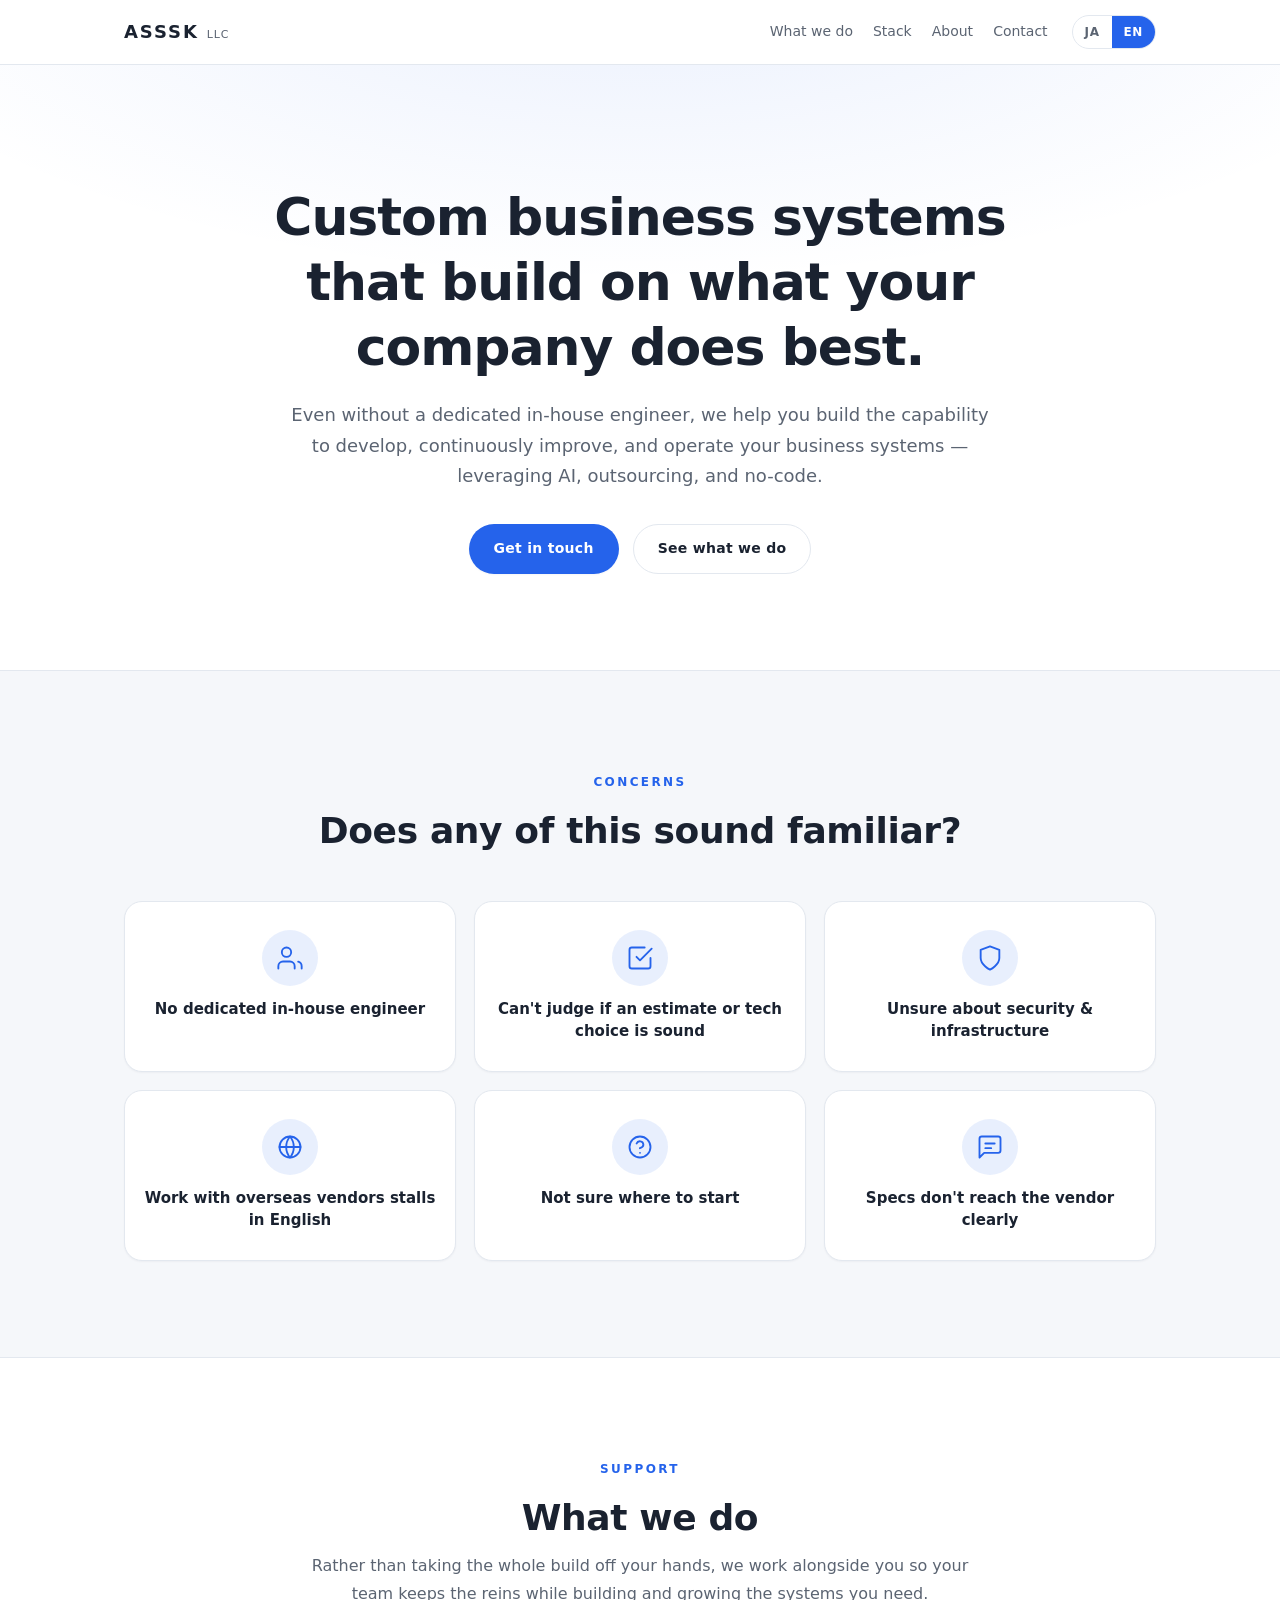
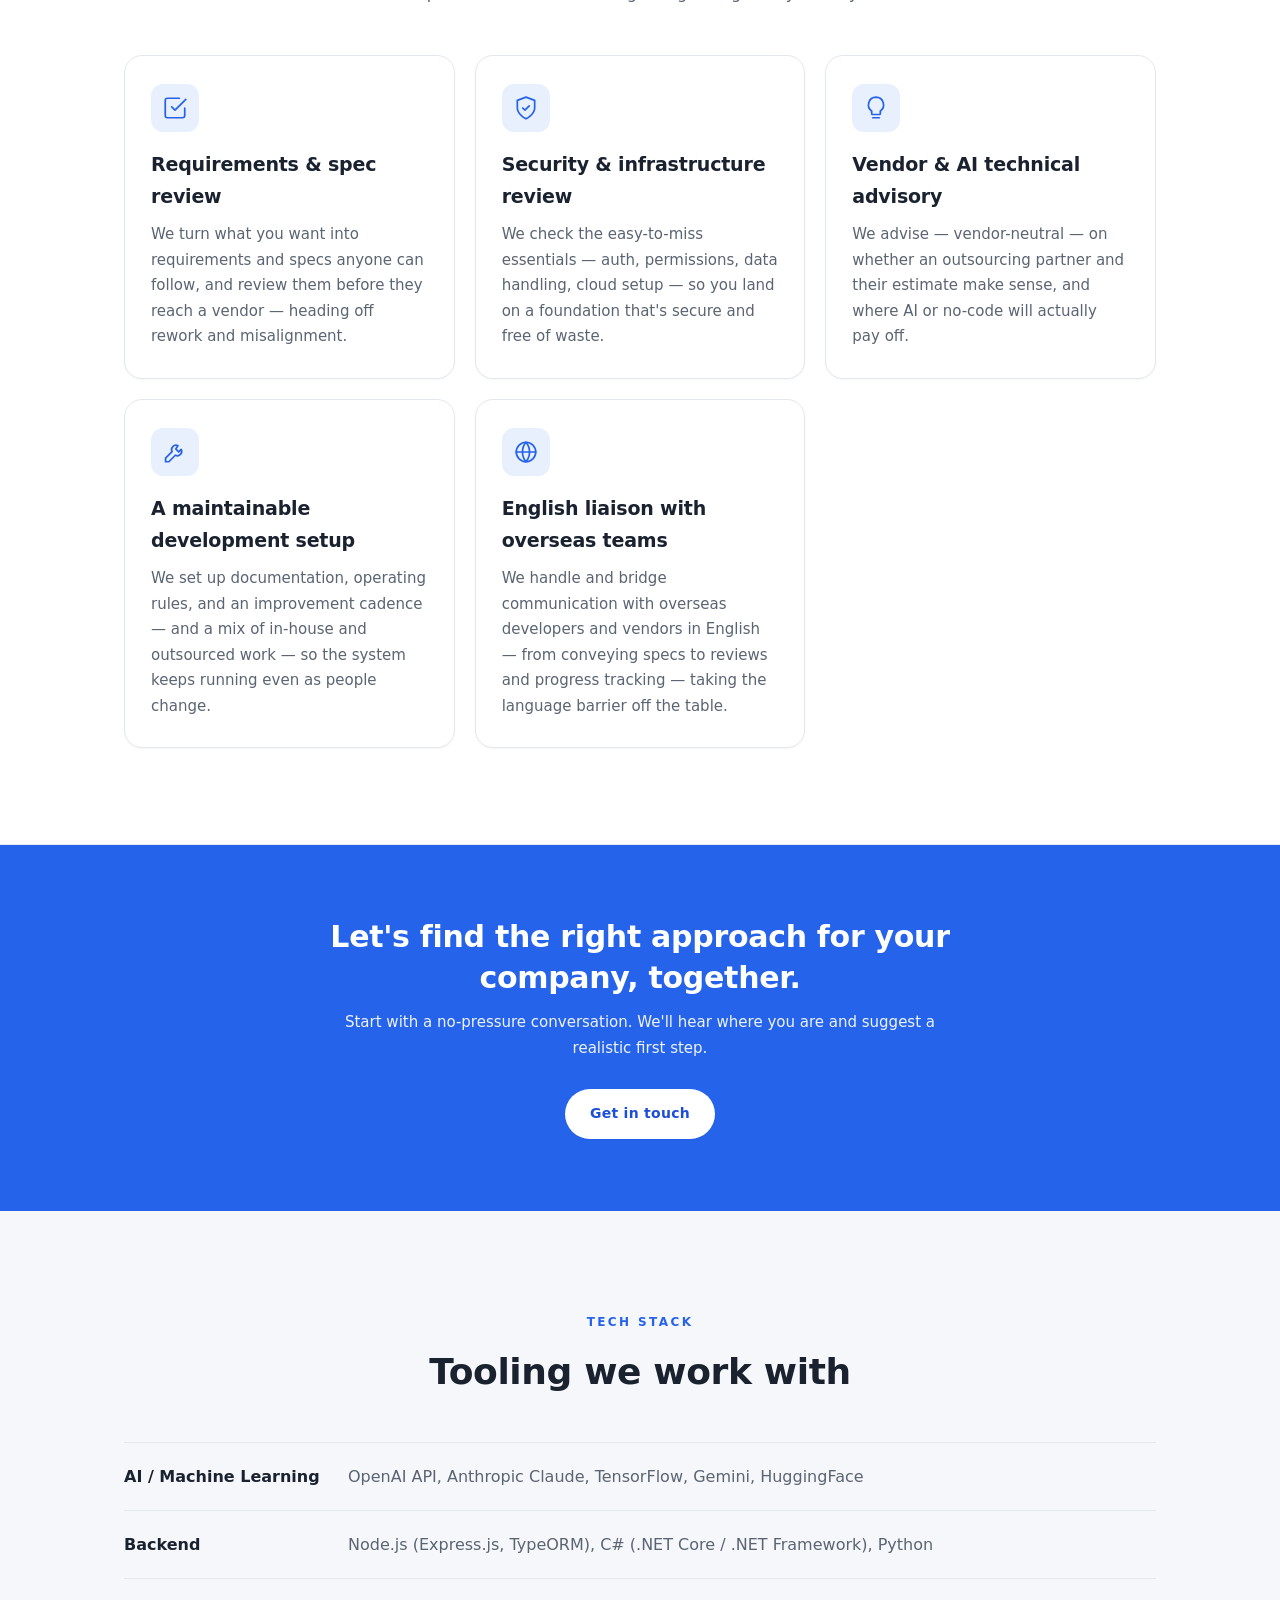
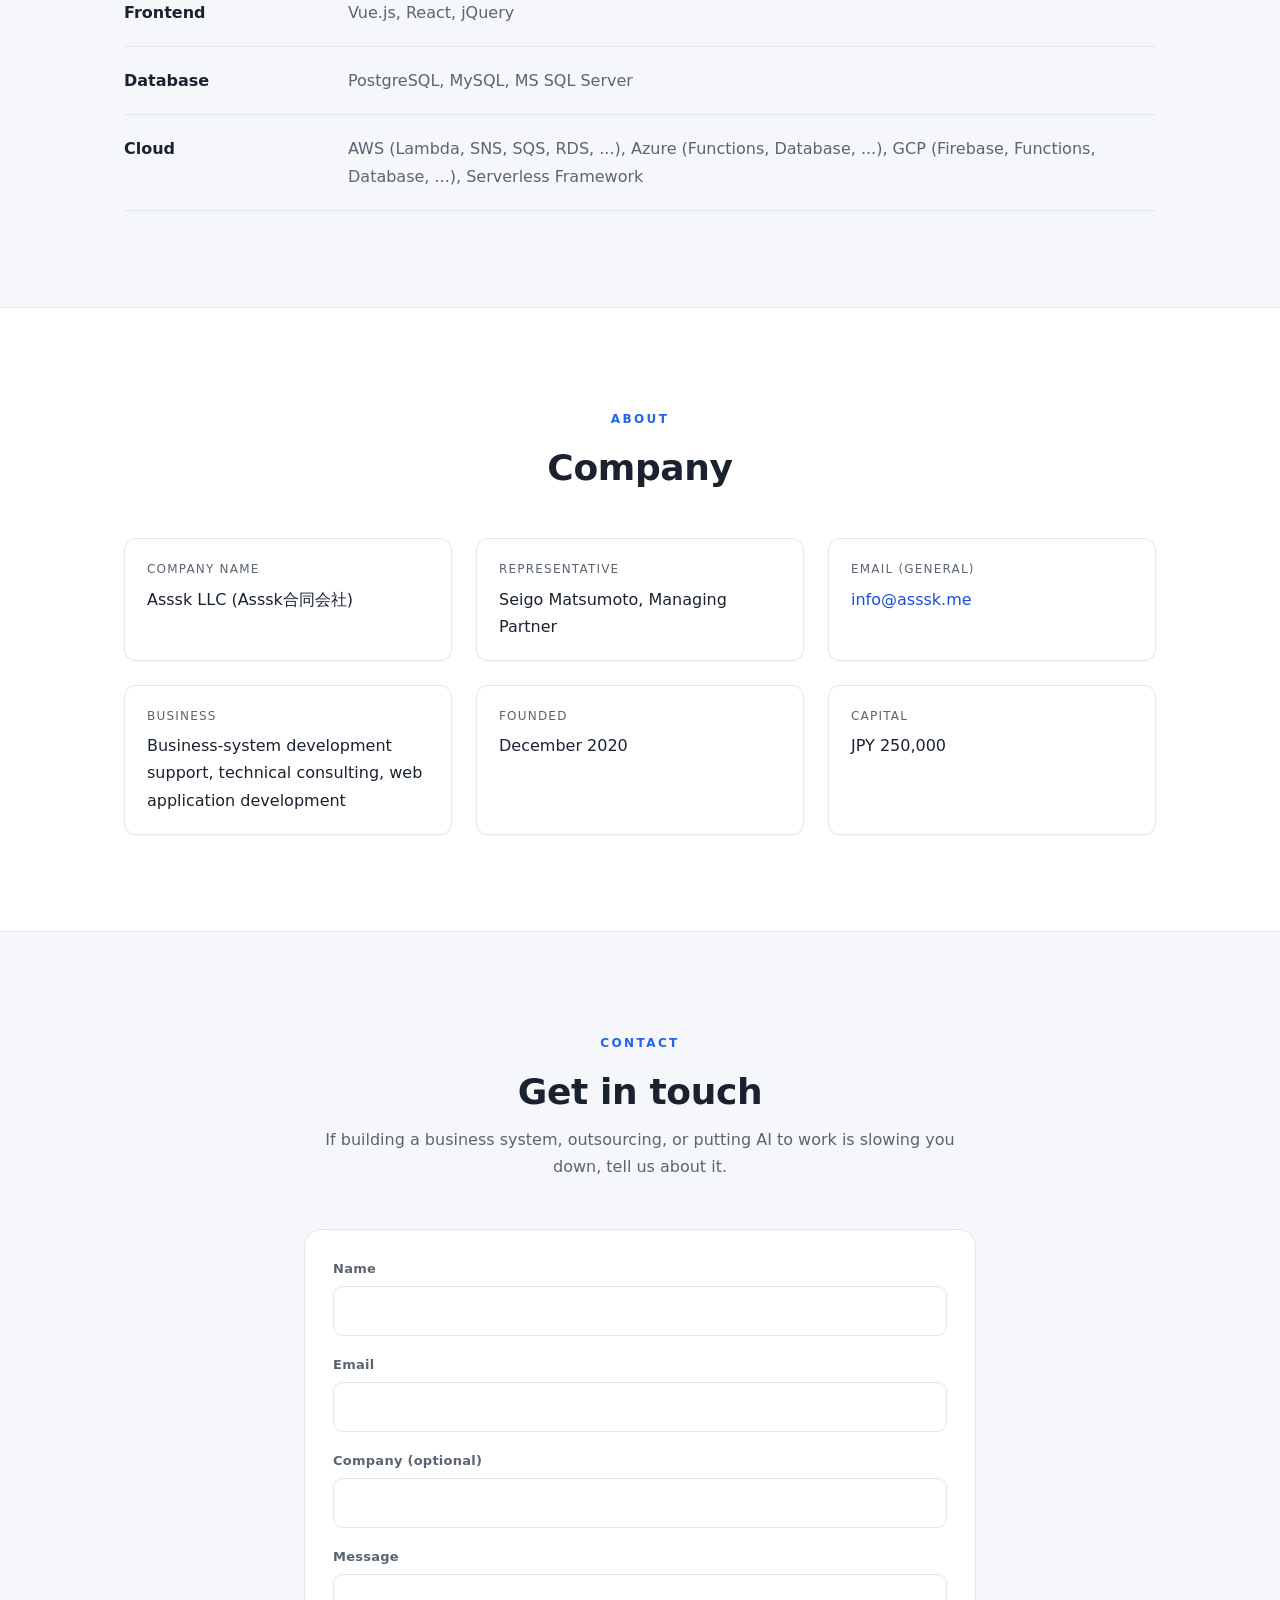
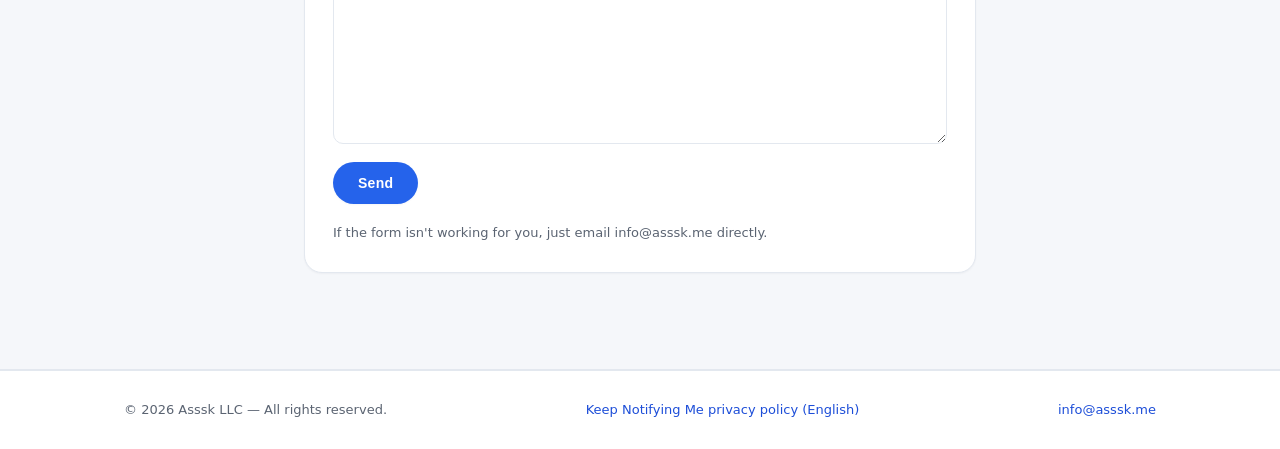
<file: index.html>
<!doctype html>
<html lang="ja">
<head>
<meta charset="utf-8">
<meta name="viewport" content="width=device-width,initial-scale=1">
<title>Asssk合同会社 — 自社専用の業務システムづくりを支援</title>
<meta name="description" content="社内に専任エンジニアがいなくても、AI・外注・ノーコードを活用して、自社専用の業務システムを開発・改善・運用できる体制づくりを支援します。要件整理、セキュリティ確認、外注先の技術相談、海外ベンダーとの英語対応まで。">
<meta name="description" lang="en" content="We help companies build the capability to develop, improve, and operate their own custom business systems — even without a dedicated in-house engineer — using AI, outsourcing, and no-code.">
<link rel="alternate" hreflang="ja" href="https://www.asssk.me/">
<link rel="alternate" hreflang="en" href="https://www.asssk.me/?lang=en">
<link rel="alternate" hreflang="x-default" href="https://www.asssk.me/">
<meta property="og:title" content="Asssk合同会社 — 自社専用の業務システムづくりを支援">
<meta property="og:description" content="社内に専任エンジニアがいなくても、AI・外注・ノーコードを活用して、自社専用の業務システムを開発・改善・運用できる体制づくりを支援します。">
<meta property="og:type" content="website">
<meta property="og:url" content="https://www.asssk.me/">
<meta name="theme-color" content="#ffffff">
<link rel="icon" href="data:image/svg+xml,%3Csvg xmlns='http://www.w3.org/2000/svg' viewBox='0 0 64 64'%3E%3Crect width='64' height='64' rx='12' fill='%232563eb'/%3E%3Ctext x='50%25' y='54%25' text-anchor='middle' dominant-baseline='middle' font-family='system-ui,sans-serif' font-size='28' font-weight='700' fill='%23ffffff'%3EA%3C/text%3E%3C/svg%3E">
<link rel="stylesheet" href="assets/css/styles.css">
</head>
<body>

<header class="site-header">
  <div class="container header-inner">
    <a class="wordmark" href="#hero" aria-label="Asssk合同会社">
      <span class="wordmark-text">ASSSK</span>
      <span class="wordmark-tag" data-ja="合同会社" data-en="LLC">合同会社</span>
    </a>
    <nav class="site-nav" aria-label="Primary">
      <a href="#support" data-ja="支援内容" data-en="What we do">支援内容</a>
      <a href="#stack" data-ja="技術スタック" data-en="Stack">技術スタック</a>
      <a href="#about" data-ja="会社概要" data-en="About">会社概要</a>
      <a href="#contact" data-ja="お問い合わせ" data-en="Contact">お問い合わせ</a>
    </nav>
    <div class="lang-switch" role="group" aria-label="Language">
      <button type="button" data-lang="ja" aria-pressed="true">JA</button>
      <button type="button" data-lang="en" aria-pressed="false">EN</button>
    </div>
  </div>
</header>

<main>

  <section id="hero" class="hero">
    <div class="container hero-inner">
      <h1 class="hero-title"
          data-ja="貴社の強みを活かせる、自社専用の業務システムを。"
          data-en="Custom business systems that build on what your company does best.">貴社の強みを活かせる、自社専用の業務システムを。</h1>
      <p class="hero-sub"
         data-ja="社内に専任エンジニアがいなくても、AI・外注・ノーコードを活用し、業務システムの開発、継続的な改善・運用できる体制づくりを支援します。"
         data-en="Even without a dedicated in-house engineer, we help you build the capability to develop, continuously improve, and operate your business systems — leveraging AI, outsourcing, and no-code.">社内に専任エンジニアがいなくても、AI・外注・ノーコードを活用し、業務システムの開発、継続的な改善・運用できる体制づくりを支援します。</p>
      <div class="hero-actions">
        <a class="btn btn-primary" href="#contact" data-ja="ご相談はこちら" data-en="Get in touch">ご相談はこちら</a>
        <a class="btn btn-ghost" href="#support" data-ja="支援内容を見る" data-en="See what we do">支援内容を見る</a>
      </div>
    </div>
  </section>

  <section id="problems" class="section section-alt">
    <div class="container">
      <header class="section-head section-head-center">
        <p class="eyebrow" data-ja="CONCERNS" data-en="CONCERNS">CONCERNS</p>
        <h2 data-ja="こんなお悩みはありませんか？" data-en="Does any of this sound familiar?">こんなお悩みはありませんか？</h2>
      </header>

      <ul class="tiles">
        <li class="tile">
          <span class="tile-icon" aria-hidden="true">
            <svg viewBox="0 0 24 24" fill="none" stroke="currentColor" stroke-width="1.6" stroke-linecap="round" stroke-linejoin="round"><path d="M16 21v-2a4 4 0 0 0-4-4H6a4 4 0 0 0-4 4v2"/><circle cx="9" cy="7" r="4"/><path d="M22 21v-2a4 4 0 0 0-3-3.87"/></svg>
          </span>
          <p data-ja="社内に専任エンジニアがいない" data-en="No dedicated in-house engineer">社内に専任エンジニアがいない</p>
        </li>
        <li class="tile">
          <span class="tile-icon" aria-hidden="true">
            <svg viewBox="0 0 24 24" fill="none" stroke="currentColor" stroke-width="1.6" stroke-linecap="round" stroke-linejoin="round"><path d="M9 11l3 3L22 4"/><path d="M21 12v7a2 2 0 0 1-2 2H5a2 2 0 0 1-2-2V5a2 2 0 0 1 2-2h11"/></svg>
          </span>
          <p data-ja="見積もりや技術の妥当性を判断できない" data-en="Can't judge if an estimate or tech choice is sound">見積もりや技術の妥当性を判断できない</p>
        </li>
        <li class="tile">
          <span class="tile-icon" aria-hidden="true">
            <svg viewBox="0 0 24 24" fill="none" stroke="currentColor" stroke-width="1.6" stroke-linecap="round" stroke-linejoin="round"><path d="M12 22s8-4 8-10V5l-8-3-8 3v7c0 6 8 10 8 10z"/></svg>
          </span>
          <p data-ja="セキュリティ・インフラが不安" data-en="Unsure about security &amp; infrastructure">セキュリティ・インフラが不安</p>
        </li>
        <li class="tile">
          <span class="tile-icon" aria-hidden="true">
            <svg viewBox="0 0 24 24" fill="none" stroke="currentColor" stroke-width="1.6" stroke-linecap="round" stroke-linejoin="round"><circle cx="12" cy="12" r="9"/><path d="M3 12h18"/><path d="M12 3a14 14 0 0 1 0 18 14 14 0 0 1 0-18z"/></svg>
          </span>
          <p data-ja="海外ベンダーと英語で話が進まない" data-en="Work with overseas vendors stalls in English">海外ベンダーと英語で話が進まない</p>
        </li>
        <li class="tile">
          <span class="tile-icon" aria-hidden="true">
            <svg viewBox="0 0 24 24" fill="none" stroke="currentColor" stroke-width="1.6" stroke-linecap="round" stroke-linejoin="round"><circle cx="12" cy="12" r="9"/><path d="M9.1 9a3 3 0 0 1 5.8 1c0 2-3 3-3 3"/><path d="M12 17h.01"/></svg>
          </span>
          <p data-ja="何から始めればいいか分からない" data-en="Not sure where to start">何から始めればいいか分からない</p>
        </li>
        <li class="tile">
          <span class="tile-icon" aria-hidden="true">
            <svg viewBox="0 0 24 24" fill="none" stroke="currentColor" stroke-width="1.6" stroke-linecap="round" stroke-linejoin="round"><path d="M21 15a2 2 0 0 1-2 2H7l-4 4V5a2 2 0 0 1 2-2h14a2 2 0 0 1 2 2z"/><path d="M8 9h8"/><path d="M8 13h5"/></svg>
          </span>
          <p data-ja="仕様が外注先にうまく伝わらない" data-en="Specs don't reach the vendor clearly">仕様が外注先にうまく伝わらない</p>
        </li>
      </ul>
    </div>
  </section>

  <section id="support" class="section">
    <div class="container">
      <header class="section-head section-head-center">
        <p class="eyebrow" data-ja="SUPPORT" data-en="SUPPORT">SUPPORT</p>
        <h2 data-ja="支援内容" data-en="What we do">支援内容</h2>
        <p class="section-lede"
           data-ja="開発そのものを丸ごと引き受けるのではなく、貴社が主導権を持ったまま、業務システムを作り・育てられる体制づくりを伴走支援します。"
           data-en="Rather than taking the whole build off your hands, we work alongside you so your team keeps the reins while building and growing the systems you need.">開発そのものを丸ごと引き受けるのではなく、貴社が主導権を持ったまま、業務システムを作り・育てられる体制づくりを伴走支援します。</p>
      </header>

      <div class="support">
        <article class="support-card">
          <span class="support-icon" aria-hidden="true">
            <svg viewBox="0 0 24 24" fill="none" stroke="currentColor" stroke-width="1.6" stroke-linecap="round" stroke-linejoin="round"><path d="M9 11l3 3L22 4"/><path d="M21 12v7a2 2 0 0 1-2 2H5a2 2 0 0 1-2-2V5a2 2 0 0 1 2-2h11"/></svg>
          </span>
          <h3 data-ja="要件整理 / 仕様レビュー" data-en="Requirements &amp; spec review">要件整理 / 仕様レビュー</h3>
          <p data-ja="やりたいことを整理し、誰が読んでも伝わる要件・仕様に落とし込みます。外注先に渡す前のレビューで、後戻りと認識のズレを防ぎます。"
             data-en="We turn what you want into requirements and specs anyone can follow, and review them before they reach a vendor — heading off rework and misalignment.">やりたいことを整理し、誰が読んでも伝わる要件・仕様に落とし込みます。外注先に渡す前のレビューで、後戻りと認識のズレを防ぎます。</p>
        </article>

        <article class="support-card">
          <span class="support-icon" aria-hidden="true">
            <svg viewBox="0 0 24 24" fill="none" stroke="currentColor" stroke-width="1.6" stroke-linecap="round" stroke-linejoin="round"><path d="M12 22s8-4 8-10V5l-8-3-8 3v7c0 6 8 10 8 10z"/><path d="M9 12l2 2 4-4"/></svg>
          </span>
          <h3 data-ja="セキュリティ / インフラ確認" data-en="Security &amp; infrastructure review">セキュリティ / インフラ確認</h3>
          <p data-ja="認証・権限・データの扱い・クラウド構成など、見落とされがちな勘所を確認します。安全でムダのない基盤を一緒に見極めます。"
             data-en="We check the easy-to-miss essentials — auth, permissions, data handling, cloud setup — so you land on a foundation that's secure and free of waste.">認証・権限・データの扱い・クラウド構成など、見落とされがちな勘所を確認します。安全でムダのない基盤を一緒に見極めます。</p>
        </article>

        <article class="support-card">
          <span class="support-icon" aria-hidden="true">
            <svg viewBox="0 0 24 24" fill="none" stroke="currentColor" stroke-width="1.6" stroke-linecap="round" stroke-linejoin="round"><path d="M12 2a7 7 0 0 0-4 12.7V17a1 1 0 0 0 1 1h6a1 1 0 0 0 1-1v-2.3A7 7 0 0 0 12 2z"/><path d="M9 21h6"/></svg>
          </span>
          <h3 data-ja="外注先 / AI活用の技術相談" data-en="Vendor &amp; AI technical advisory">外注先 / AI活用の技術相談</h3>
          <p data-ja="外注先選定の妥当性や見積もりの読み解き、どの業務にAIやノーコードが効くのかを、中立の立場でご相談に応じます。"
             data-en="We advise — vendor-neutral — on whether an outsourcing partner and their estimate make sense, and where AI or no-code will actually pay off.">外注先選定の妥当性や見積もりの読み解き、どの業務にAIやノーコードが効くのかを、中立の立場でご相談に応じます。</p>
        </article>

        <article class="support-card">
          <span class="support-icon" aria-hidden="true">
            <svg viewBox="0 0 24 24" fill="none" stroke="currentColor" stroke-width="1.6" stroke-linecap="round" stroke-linejoin="round"><path d="M14.7 6.3a4 4 0 0 0-5.4 5.4l-6 6V21h3l6-6a4 4 0 0 0 5.4-5.4l-2.3 2.3-2.7-2.7z"/></svg>
          </span>
          <h3 data-ja="保守しやすい開発体制づくり" data-en="A maintainable development setup">保守しやすい開発体制づくり</h3>
          <p data-ja="担当者が代わっても回り続けるよう、ドキュメント・運用ルール・改善の進め方を整え、内製と外注を組み合わせた体制を設計します。"
             data-en="We set up documentation, operating rules, and an improvement cadence — and a mix of in-house and outsourced work — so the system keeps running even as people change.">担当者が代わっても回り続けるよう、ドキュメント・運用ルール・改善の進め方を整え、内製と外注を組み合わせた体制を設計します。</p>
        </article>

        <article class="support-card">
          <span class="support-icon" aria-hidden="true">
            <svg viewBox="0 0 24 24" fill="none" stroke="currentColor" stroke-width="1.6" stroke-linecap="round" stroke-linejoin="round"><circle cx="12" cy="12" r="9"/><path d="M3 12h18"/><path d="M12 3a14 14 0 0 1 0 18 14 14 0 0 1 0-18z"/></svg>
          </span>
          <h3 data-ja="海外開発者 / 海外ベンダーとの英語対応" data-en="English liaison with overseas teams">海外開発者 / 海外ベンダーとの英語対応</h3>
          <p data-ja="海外の開発者やベンダーとのやり取りを、英語で代行・橋渡しします。仕様の伝達からレビュー、進行管理まで言語の壁を取り除きます。"
             data-en="We handle and bridge communication with overseas developers and vendors in English — from conveying specs to reviews and progress tracking — taking the language barrier off the table.">海外の開発者やベンダーとのやり取りを、英語で代行・橋渡しします。仕様の伝達からレビュー、進行管理まで言語の壁を取り除きます。</p>
        </article>
      </div>
    </div>
  </section>

  <section class="cta-band">
    <div class="container cta-inner">
      <h2 class="cta-title"
          data-ja="貴社に合った進め方を、一緒に見つけます。"
          data-en="Let's find the right approach for your company, together.">貴社に合った進め方を、一緒に見つけます。</h2>
      <p class="cta-sub"
         data-ja="まずはお気軽にご相談ください。現状をうかがった上で、無理のない第一歩をご提案します。"
         data-en="Start with a no-pressure conversation. We'll hear where you are and suggest a realistic first step.">まずはお気軽にご相談ください。現状をうかがった上で、無理のない第一歩をご提案します。</p>
      <a class="btn btn-invert" href="#contact" data-ja="ご相談はこちら" data-en="Get in touch">ご相談はこちら</a>
    </div>
  </section>

  <section id="stack" class="section section-alt">
    <div class="container">
      <header class="section-head section-head-center">
        <p class="eyebrow" data-ja="TECH STACK" data-en="TECH STACK">TECH STACK</p>
        <h2 data-ja="対応可能な技術" data-en="Tooling we work with">対応可能な技術</h2>
      </header>

      <dl class="stack-grid">
        <div class="stack-row">
          <dt data-ja="AI / 機械学習" data-en="AI / Machine Learning">AI / 機械学習</dt>
          <dd>OpenAI API, Anthropic Claude, TensorFlow, Gemini, HuggingFace</dd>
        </div>
        <div class="stack-row">
          <dt data-ja="バックエンド" data-en="Backend">バックエンド</dt>
          <dd>Node.js (Express.js, TypeORM), C# (.NET Core / .NET Framework), Python</dd>
        </div>
        <div class="stack-row">
          <dt data-ja="フロントエンド" data-en="Frontend">フロントエンド</dt>
          <dd>Vue.js, React, jQuery</dd>
        </div>
        <div class="stack-row">
          <dt data-ja="データベース" data-en="Database">データベース</dt>
          <dd>PostgreSQL, MySQL, MS SQL Server</dd>
        </div>
        <div class="stack-row">
          <dt data-ja="クラウド" data-en="Cloud">クラウド</dt>
          <dd>AWS (Lambda, SNS, SQS, RDS, ...), Azure (Functions, Database, ...), GCP (Firebase, Functions, Database, ...), Serverless Framework</dd>
        </div>
      </dl>
    </div>
  </section>

  <section id="about" class="section">
    <div class="container">
      <header class="section-head section-head-center">
        <p class="eyebrow" data-ja="ABOUT" data-en="ABOUT">ABOUT</p>
        <h2 data-ja="会社概要" data-en="Company">会社概要</h2>
      </header>

      <dl class="about-grid">
        <div>
          <dt data-ja="会社名" data-en="Company name">会社名</dt>
          <dd data-ja="Asssk合同会社" data-en="Asssk LLC (Asssk合同会社)">Asssk合同会社</dd>
        </div>
        <div>
          <dt data-ja="代表者" data-en="Representative">代表者</dt>
          <dd data-ja="代表社員　松本 清吾" data-en="Seigo Matsumoto, Managing Partner">代表社員　松本 清吾</dd>
        </div>
        <div>
          <dt data-ja="メールアドレス（代表）" data-en="Email (general)">メールアドレス（代表）</dt>
          <dd><a href="mailto:info@asssk.me">info@asssk.me</a></dd>
        </div>
        <div>
          <dt data-ja="事業内容" data-en="Business">事業内容</dt>
          <dd data-ja="業務システムの開発支援、技術コンサルティング、Webアプリケーション開発"
              data-en="Business-system development support, technical consulting, web application development">業務システムの開発支援、技術コンサルティング、Webアプリケーション開発</dd>
        </div>
        <div>
          <dt data-ja="創立" data-en="Founded">創立</dt>
          <dd data-ja="2020年12月" data-en="December 2020">2020年12月</dd>
        </div>
        <div>
          <dt data-ja="資本金" data-en="Capital">資本金</dt>
          <dd data-ja="250,000円" data-en="JPY 250,000">250,000円</dd>
        </div>
      </dl>
    </div>
  </section>

  <section id="contact" class="section section-alt">
    <div class="container contact-inner">
      <header class="section-head section-head-center">
        <p class="eyebrow" data-ja="CONTACT" data-en="CONTACT">CONTACT</p>
        <h2 data-ja="お問い合わせ" data-en="Get in touch">お問い合わせ</h2>
        <p class="section-lede"
           data-ja="業務システムづくりや外注・AI活用についてお困りの点があれば、お気軽にご相談ください。"
           data-en="If building a business system, outsourcing, or putting AI to work is slowing you down, tell us about it.">業務システムづくりや外注・AI活用についてお困りの点があれば、お気軽にご相談ください。</p>
      </header>

      <!--
        Form submission is handled by Formspree (https://formspree.io).
        ACTION ITEM FOR OWNER:
          1. Create a free Formspree account, add info@asssk.me as the recipient.
          2. Replace the form ID below with the form ID Formspree gives you.
        Until that's done, submissions will 404.
      -->
      <form class="contact-form"
            action="https://formspree.io/f/xojynpav"
            method="POST"
            novalidate>
        <div class="field">
          <label for="name" data-ja="お名前" data-en="Name">お名前</label>
          <input id="name" name="name" type="text" required autocomplete="name">
        </div>
        <div class="field">
          <label for="email" data-ja="メールアドレス" data-en="Email">メールアドレス</label>
          <input id="email" name="email" type="email" required autocomplete="email">
        </div>
        <div class="field">
          <label for="company" data-ja="会社名（任意）" data-en="Company (optional)">会社名（任意）</label>
          <input id="company" name="company" type="text" autocomplete="organization">
        </div>
        <div class="field">
          <label for="message" data-ja="お問い合わせ内容" data-en="Message">お問い合わせ内容</label>
          <textarea id="message" name="message" rows="6" required></textarea>
        </div>
        <input type="hidden" name="_subject" value="New inquiry from asssk.me">
        <input type="text" name="_gotcha" tabindex="-1" autocomplete="off" class="honeypot" aria-hidden="true">
        <button class="btn btn-primary" type="submit" data-ja="送信する" data-en="Send">送信する</button>
        <p class="form-note"
           data-ja="フォームが使えない場合は、直接 info@asssk.me までメールをお送りください。"
           data-en="If the form isn't working for you, just email info@asssk.me directly.">フォームが使えない場合は、直接 info@asssk.me までメールをお送りください。</p>
      </form>
    </div>
  </section>

</main>

<footer class="site-footer">
  <div class="container footer-inner">
    <p class="copyright">© <span id="year">2026</span> Asssk LLC — All rights reserved.</p>
    <p><a href="/apps/keep-notifying-me/privacy/" data-ja="Keep Notifying Me プライバシーポリシー（英語）" data-en="Keep Notifying Me privacy policy (English)">Keep Notifying Me プライバシーポリシー（英語）</a></p>
    <p class="footer-contact"><a href="mailto:info@asssk.me">info@asssk.me</a></p>
  </div>
</footer>

<script src="assets/js/i18n.js"></script>
</body>
</html>
</file>
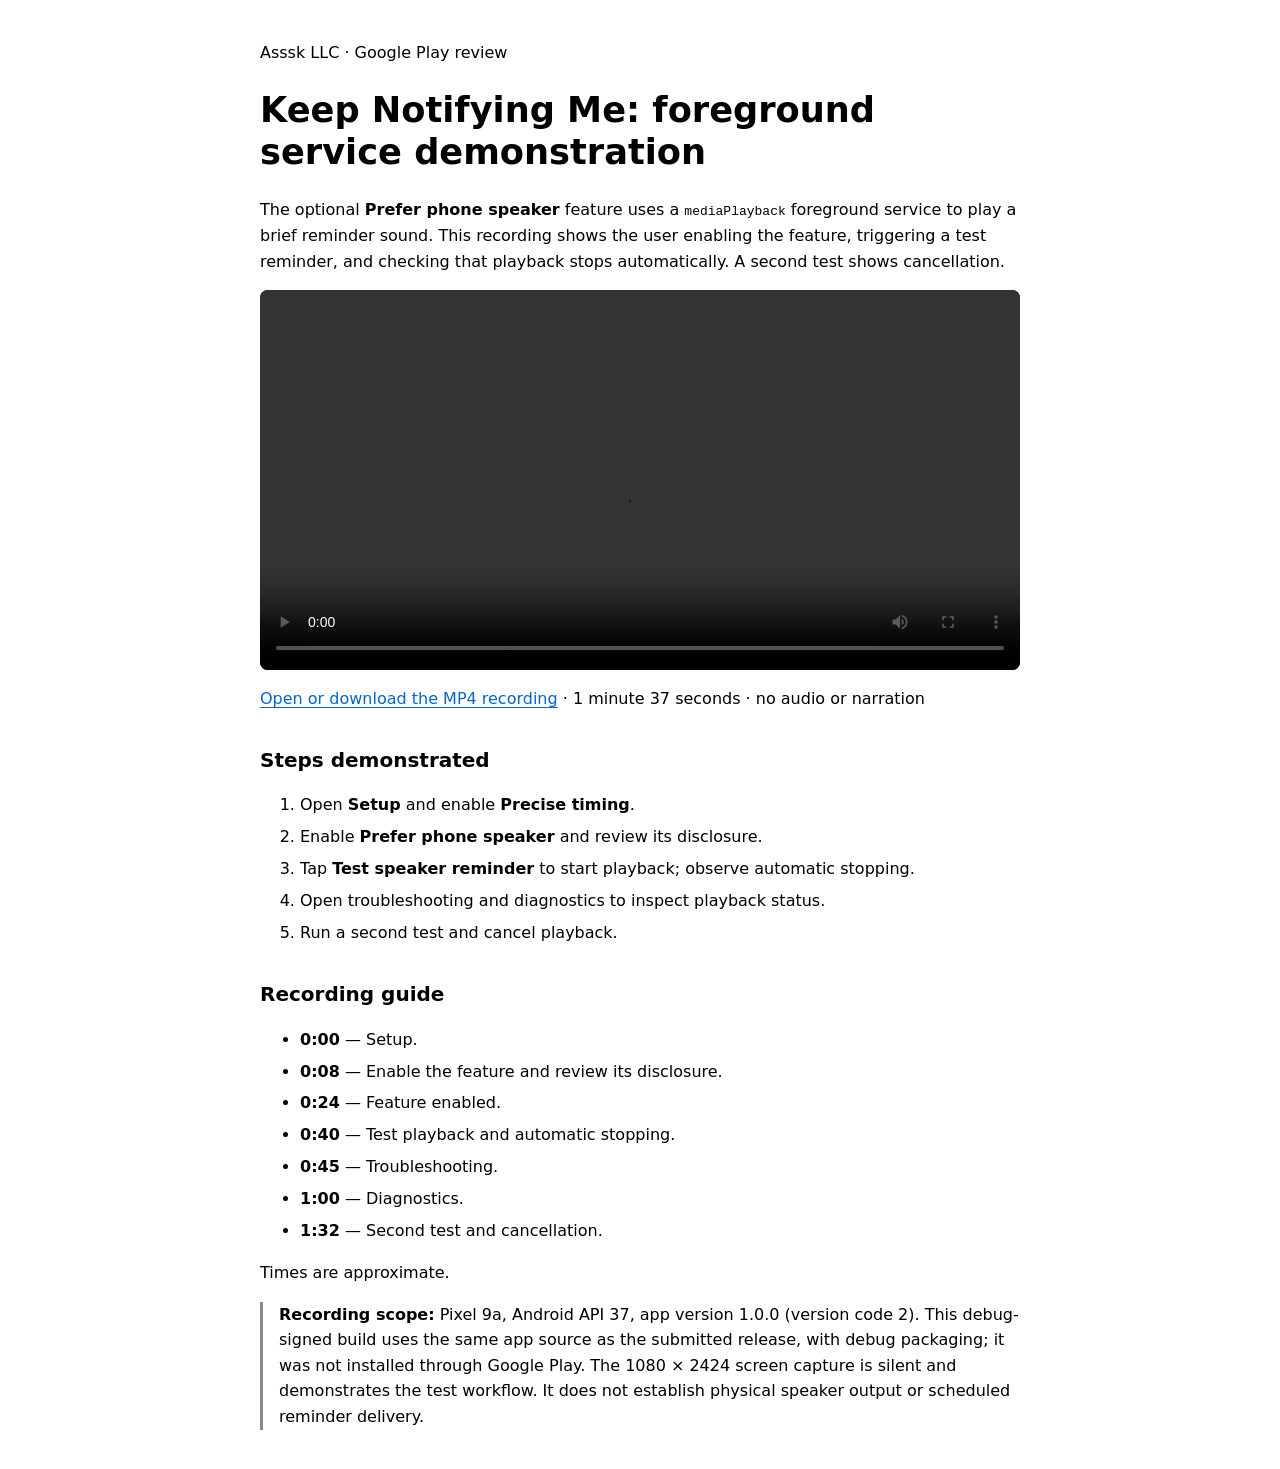
<file: apps/keep-notifying-me/foreground-service-demo/index.html>
<!doctype html>
<html lang="en">
<head>
  <meta charset="utf-8">
  <meta name="viewport" content="width=device-width, initial-scale=1">
  <meta name="robots" content="noindex">
  <title>Keep Notifying Me — foreground service demonstration</title>
  <style>
    :root { color-scheme: light dark; font-family: system-ui, sans-serif; line-height: 1.6; }
    body { margin: 0; }
    main { max-width: 760px; margin: auto; padding: 24px; }
    h1 { font-size: clamp(1.6rem, 5vw, 2.2rem); line-height: 1.2; }
    h2 { font-size: 1.25rem; margin-top: 2rem; }
    a { color: #0865c3; text-underline-offset: 3px; }
    video { display: block; width: 100%; max-height: 75vh; background: #111; border-radius: 8px; }
    li { margin-block: .4rem; }
    .note { border-left: 3px solid #888; padding-left: 16px; }
    @media (prefers-color-scheme: dark) { a { color: #8bc4ff; } }
  </style>
</head>
<body>
<main>
  <p>Asssk LLC · Google Play review</p>
  <h1>Keep Notifying Me: foreground service demonstration</h1>
  <p>The optional <strong>Prefer phone speaker</strong> feature uses a <code>mediaPlayback</code> foreground service to play a brief reminder sound. This recording shows the user enabling the feature, triggering a test reminder, and checking that playback stops automatically. A second test shows cancellation.</p>
  <video controls playsinline preload="metadata" aria-label="Silent screen recording demonstrating the speaker reminder foreground service" aria-describedby="recording-scope">
    <source src="demo-1.0.0-v2.mp4" type="video/mp4">
    Your browser cannot play this video. Use the MP4 link below.
  </video>
  <p><a href="demo-1.0.0-v2.mp4">Open or download the MP4 recording</a> · 1 minute 37 seconds · no audio or narration</p>
  <h2>Steps demonstrated</h2>
  <ol>
    <li>Open <strong>Setup</strong> and enable <strong>Precise timing</strong>.</li>
    <li>Enable <strong>Prefer phone speaker</strong> and review its disclosure.</li>
    <li>Tap <strong>Test speaker reminder</strong> to start playback; observe automatic stopping.</li>
    <li>Open troubleshooting and diagnostics to inspect playback status.</li>
    <li>Run a second test and cancel playback.</li>
  </ol>
  <h2>Recording guide</h2>
  <ul>
    <li><strong>0:00</strong> — Setup.</li>
    <li><strong>0:08</strong> — Enable the feature and review its disclosure.</li>
    <li><strong>0:24</strong> — Feature enabled.</li>
    <li><strong>0:40</strong> — Test playback and automatic stopping.</li>
    <li><strong>0:45</strong> — Troubleshooting.</li>
    <li><strong>1:00</strong> — Diagnostics.</li>
    <li><strong>1:32</strong> — Second test and cancellation.</li>
  </ul>
  <p>Times are approximate.</p>
  <p class="note" id="recording-scope"><strong>Recording scope:</strong> Pixel 9a, Android API 37, app version 1.0.0 (version code 2). This debug-signed build uses the same app source as the submitted release, with debug packaging; it was not installed through Google Play. The 1080 × 2424 screen capture is silent and demonstrates the test workflow. It does not establish physical speaker output or scheduled reminder delivery.</p>
</main>
</body>
</html>
</file>
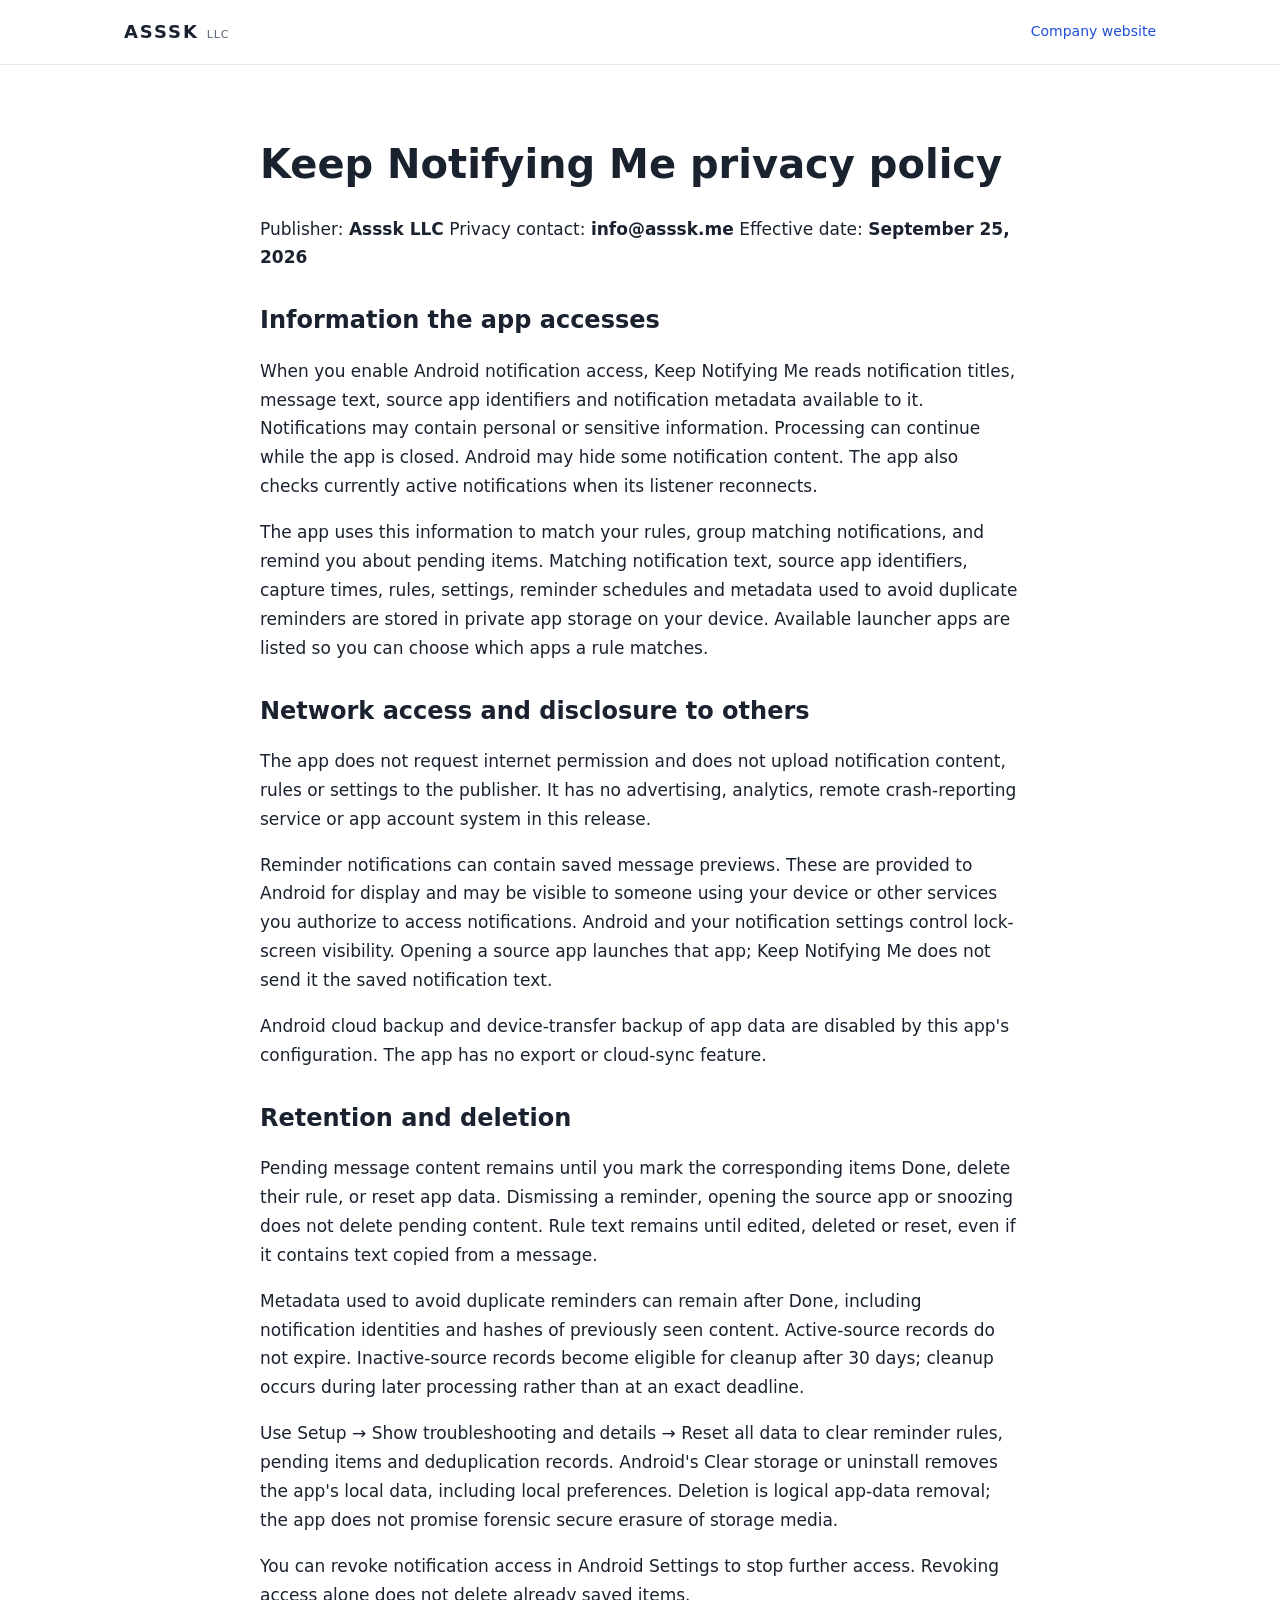
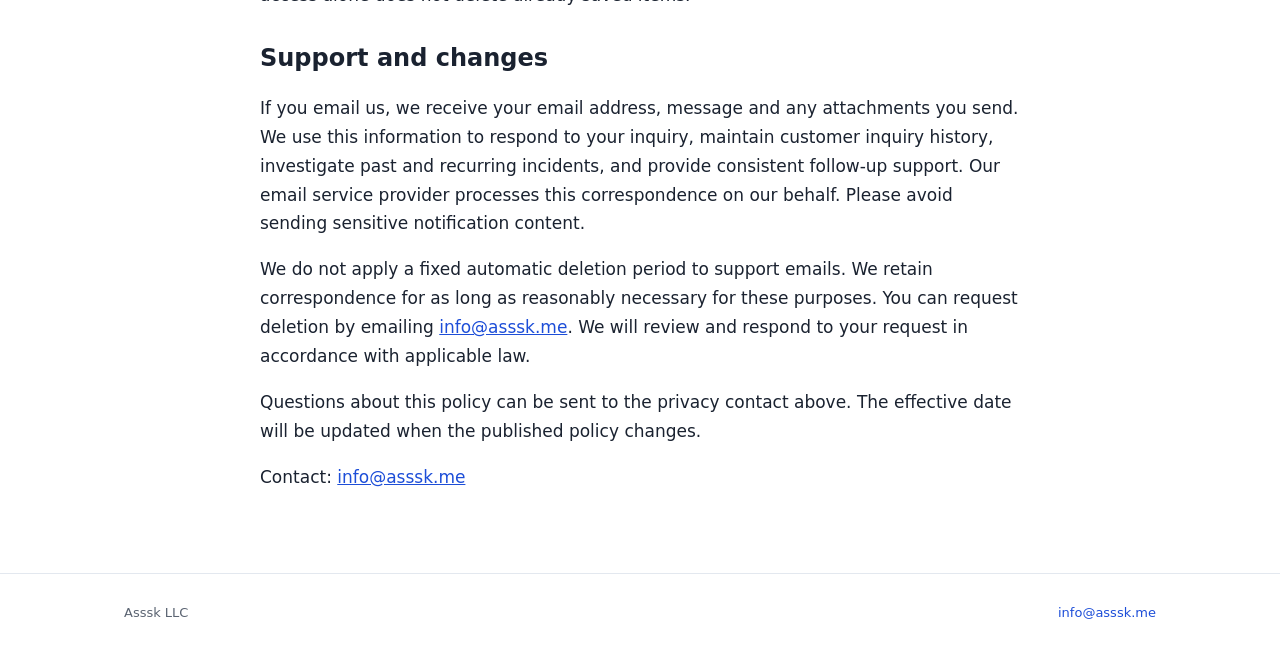
<file: apps/keep-notifying-me/privacy/index.html>
<!doctype html>
<html lang="en">
<head>
<meta charset="utf-8">
<meta name="viewport" content="width=device-width, initial-scale=1">
<title>Keep Notifying Me privacy policy — Asssk LLC</title>
<link rel="canonical" href="https://www.asssk.me/apps/keep-notifying-me/privacy/">
<link rel="stylesheet" href="/assets/css/styles.css">
<link rel="stylesheet" href="/assets/css/privacy.css">
</head>
<body>
<header class="site-header">
  <div class="container header-inner">
    <a class="wordmark" href="/" aria-label="Asssk LLC home">
      <span class="wordmark-text">ASSSK</span>
      <span class="wordmark-tag">LLC</span>
    </a>
    <a class="policy-home" href="/">Company website</a>
  </div>
</header>
<main class="container policy-content">
<h1>Keep Notifying Me privacy policy</h1>
<p>Publisher: <strong>Asssk LLC</strong>   Privacy contact: <strong>info@asssk.me</strong>   Effective date: <strong>September 25, 2026</strong></p>
<h2>Information the app accesses</h2>
<p>When you enable Android notification access, Keep Notifying Me reads notification titles, message text, source app identifiers and notification metadata available to it. Notifications may contain personal or sensitive information. Processing can continue while the app is closed. Android may hide some notification content. The app also checks currently active notifications when its listener reconnects.</p>
<p>The app uses this information to match your rules, group matching notifications, and remind you about pending items. Matching notification text, source app identifiers, capture times, rules, settings, reminder schedules and metadata used to avoid duplicate reminders are stored in private app storage on your device. Available launcher apps are listed so you can choose which apps a rule matches.</p>
<h2>Network access and disclosure to others</h2>
<p>The app does not request internet permission and does not upload notification content, rules or settings to the publisher. It has no advertising, analytics, remote crash-reporting service or app account system in this release.</p>
<p>Reminder notifications can contain saved message previews. These are provided to Android for display and may be visible to someone using your device or other services you authorize to access notifications. Android and your notification settings control lock-screen visibility. Opening a source app launches that app; Keep Notifying Me does not send it the saved notification text.</p>
<p>Android cloud backup and device-transfer backup of app data are disabled by this app&#x27;s configuration. The app has no export or cloud-sync feature.</p>
<h2>Retention and deletion</h2>
<p>Pending message content remains until you mark the corresponding items Done, delete their rule, or reset app data. Dismissing a reminder, opening the source app or snoozing does not delete pending content. Rule text remains until edited, deleted or reset, even if it contains text copied from a message.</p>
<p>Metadata used to avoid duplicate reminders can remain after Done, including notification identities and hashes of previously seen content. Active-source records do not expire. Inactive-source records become eligible for cleanup after 30 days; cleanup occurs during later processing rather than at an exact deadline.</p>
<p>Use Setup → Show troubleshooting and details → Reset all data to clear reminder rules, pending items and deduplication records. Android&#x27;s Clear storage or uninstall removes the app&#x27;s local data, including local preferences. Deletion is logical app-data removal; the app does not promise forensic secure erasure of storage media.</p>
<p>You can revoke notification access in Android Settings to stop further access. Revoking access alone does not delete already saved items.</p>
<h2>Support and changes</h2>
<p>If you email us, we receive your email address, message and any attachments you send. We use this information to respond to your inquiry, maintain customer inquiry history, investigate past and recurring incidents, and provide consistent follow-up support. Our email service provider processes this correspondence on our behalf. Please avoid sending sensitive notification content.</p>
<p>We do not apply a fixed automatic deletion period to support emails. We retain correspondence for as long as reasonably necessary for these purposes. You can request deletion by emailing <a href="mailto:info@asssk.me">info@asssk.me</a>. We will review and respond to your request in accordance with applicable law.</p>
<p>Questions about this policy can be sent to the privacy contact above. The effective date will be updated when the published policy changes.</p>
<p>Contact: <a href="mailto:info@asssk.me">info@asssk.me</a></p>
</main>
<footer class="site-footer">
  <div class="container footer-inner">
    <p>Asssk LLC</p>
    <p class="footer-contact"><a href="mailto:info@asssk.me">info@asssk.me</a></p>
  </div>
</footer>
</body>
</html>
</file>
<file: assets/css/styles.css>
/* ---------- tokens ---------- */
:root {
  --bg: #ffffff;
  --bg-alt: #f5f7fa;
  --surface: #ffffff;
  --border: #e3e8ef;
  --text: #1a2230;
  --text-muted: #5b6472;
  --accent: #2563eb;
  --accent-soft: rgba(37, 99, 235, 0.10);
  --accent-strong: #1d4ed8;
  --danger: #dc2626;
  --shadow-sm: 0 1px 2px rgba(16, 24, 40, 0.04);
  --shadow-md: 0 6px 24px rgba(16, 24, 40, 0.06);
  --radius: 12px;
  --radius-lg: 18px;
  --max: 1080px;
  --font-ja: "Hiragino Sans", "Hiragino Kaku Gothic ProN", "Yu Gothic", "Noto Sans JP", system-ui, sans-serif;
  --font-en: "Inter", system-ui, -apple-system, "Segoe UI", sans-serif;
}

* { box-sizing: border-box; }
html { scroll-behavior: smooth; }
body {
  margin: 0;
  background: var(--bg);
  color: var(--text);
  font-family: var(--font-en), var(--font-ja);
  font-size: 16px;
  line-height: 1.7;
  -webkit-font-smoothing: antialiased;
  text-rendering: optimizeLegibility;
}
html[lang="ja"] body { font-family: var(--font-ja); }

a { color: var(--accent-strong); text-decoration: none; }
a:hover { color: var(--accent); text-decoration: underline; }

img, svg { max-width: 100%; }

.container { width: 100%; max-width: var(--max); margin: 0 auto; padding: 0 24px; }

/* ---------- header ---------- */
.site-header {
  position: sticky;
  top: 0;
  z-index: 10;
  background: rgba(255, 255, 255, 0.85);
  backdrop-filter: saturate(180%) blur(12px);
  border-bottom: 1px solid var(--border);
}
.header-inner {
  display: flex;
  align-items: center;
  gap: 24px;
  min-height: 64px;
}
.wordmark {
  display: inline-flex;
  align-items: baseline;
  gap: 8px;
  color: var(--text);
  font-weight: 800;
  letter-spacing: 0.12em;
  text-transform: uppercase;
}
.wordmark:hover { text-decoration: none; color: var(--text); }
.wordmark-text { font-size: 18px; }
.wordmark-dot {
  width: 6px; height: 6px; border-radius: 50%;
  background: var(--accent);
  transform: translateY(-2px);
}
.wordmark-tag {
  font-size: 11px;
  color: var(--text-muted);
  letter-spacing: 0.08em;
  font-weight: 500;
}

.site-nav {
  display: flex;
  gap: 20px;
  margin-left: auto;
}
.site-nav a {
  color: var(--text-muted);
  font-size: 14px;
  font-weight: 500;
}
.site-nav a:hover { color: var(--text); text-decoration: none; }

.lang-switch {
  display: inline-flex;
  border: 1px solid var(--border);
  border-radius: 999px;
  overflow: hidden;
}
.lang-switch button {
  background: transparent;
  color: var(--text-muted);
  border: 0;
  padding: 6px 12px;
  font: inherit;
  font-size: 12px;
  font-weight: 600;
  letter-spacing: 0.05em;
  cursor: pointer;
}
.lang-switch button[aria-pressed="true"] {
  background: var(--accent);
  color: #ffffff;
}
.lang-switch button:focus-visible {
  outline: 2px solid var(--accent);
  outline-offset: 2px;
}

/* ---------- sections ---------- */
.section {
  padding: 96px 0;
  border-bottom: 1px solid var(--border);
}
.section-alt { background: var(--bg-alt); }
.section-head { margin-bottom: 48px; max-width: 660px; }
.section-head-center { margin-left: auto; margin-right: auto; text-align: center; }
.section-head h2 {
  font-size: clamp(26px, 3.2vw, 36px);
  line-height: 1.25;
  margin: 4px 0 12px;
  letter-spacing: -0.01em;
}
.section-lede { color: var(--text-muted); margin: 0; }
.eyebrow {
  display: inline-block;
  color: var(--accent);
  font-size: 12px;
  font-weight: 700;
  letter-spacing: 0.2em;
  margin: 0 0 12px;
}

/* ---------- hero ---------- */
.hero {
  background:
    radial-gradient(1200px 480px at 50% -120px, var(--accent-soft), transparent 70%),
    var(--bg);
  border-bottom: 1px solid var(--border);
}
.hero-inner {
  padding: 112px 24px 96px;
  max-width: 880px;
  text-align: center;
}
.hero-title {
  font-size: clamp(30px, 5vw, 52px);
  line-height: 1.25;
  letter-spacing: -0.02em;
  margin: 8px 0 20px;
  font-weight: 800;
}
.hero-sub {
  color: var(--text-muted);
  font-size: clamp(15px, 1.6vw, 18px);
  margin: 0 auto 32px;
  max-width: 720px;
}
.hero-actions {
  display: flex;
  gap: 14px;
  justify-content: center;
  flex-wrap: wrap;
}

/* ---------- buttons ---------- */
.btn {
  display: inline-flex;
  align-items: center;
  gap: 8px;
  padding: 12px 24px;
  border-radius: 999px;
  font-weight: 600;
  font-size: 14px;
  letter-spacing: 0.02em;
  cursor: pointer;
  transition: transform 0.08s ease, background 0.15s ease, border-color 0.15s ease, color 0.15s ease;
  border: 1px solid transparent;
}
.btn:hover { text-decoration: none; transform: translateY(-1px); }
.btn-primary {
  background: var(--accent);
  color: #ffffff;
  box-shadow: var(--shadow-sm);
}
.btn-primary:hover { background: var(--accent-strong); color: #ffffff; }
.btn-ghost {
  background: transparent;
  border-color: var(--border);
  color: var(--text);
}
.btn-ghost:hover { border-color: var(--accent); color: var(--accent-strong); }

/* ---------- concern tiles ---------- */
.tiles {
  list-style: none;
  margin: 0;
  padding: 0;
  display: grid;
  grid-template-columns: repeat(3, 1fr);
  gap: 18px;
}
.tile {
  display: flex;
  flex-direction: column;
  align-items: center;
  text-align: center;
  gap: 12px;
  background: var(--surface);
  border: 1px solid var(--border);
  border-radius: var(--radius-lg);
  padding: 28px 18px;
  box-shadow: var(--shadow-sm);
}
.tile-icon {
  display: inline-flex;
  align-items: center;
  justify-content: center;
  width: 56px;
  height: 56px;
  border-radius: 50%;
  background: var(--accent-soft);
  color: var(--accent);
}
.tile-icon svg { width: 28px; height: 28px; }
.tile p { margin: 0; color: var(--text); font-size: 15px; font-weight: 600; line-height: 1.5; }

/* ---------- full-width CTA band ---------- */
.cta-band {
  background: var(--accent);
  color: #ffffff;
  text-align: center;
}
.cta-inner { padding: 72px 24px; max-width: 760px; }
.cta-title {
  margin: 0 0 12px;
  font-size: clamp(22px, 2.8vw, 30px);
  line-height: 1.35;
  letter-spacing: -0.01em;
}
.cta-sub {
  margin: 0 auto 28px;
  max-width: 600px;
  color: rgba(255, 255, 255, 0.92);
  font-size: 15px;
}
.btn-invert {
  background: #ffffff;
  color: var(--accent-strong);
  box-shadow: var(--shadow-sm);
}
.btn-invert:hover { background: #f0f4ff; color: var(--accent-strong); }

/* ---------- support ---------- */
.support {
  display: grid;
  grid-template-columns: repeat(auto-fit, minmax(280px, 1fr));
  gap: 20px;
}
.support-card {
  background: var(--surface);
  border: 1px solid var(--border);
  border-radius: var(--radius-lg);
  padding: 28px 26px;
  box-shadow: var(--shadow-sm);
  transition: border-color 0.15s ease, transform 0.15s ease, box-shadow 0.15s ease;
}
.support-card:hover {
  border-color: var(--accent);
  transform: translateY(-2px);
  box-shadow: var(--shadow-md);
}
.support-icon {
  display: inline-flex;
  align-items: center;
  justify-content: center;
  width: 48px;
  height: 48px;
  border-radius: 12px;
  background: var(--accent-soft);
  color: var(--accent);
  margin-bottom: 16px;
}
.support-icon svg { width: 26px; height: 26px; }
.support-card h3 {
  margin: 0 0 10px;
  font-size: 19px;
  letter-spacing: -0.01em;
}
.support-card p { margin: 0; color: var(--text-muted); font-size: 15px; }

/* ---------- stack ---------- */
.stack-grid {
  display: grid;
  gap: 0;
  margin: 0;
  border-top: 1px solid var(--border);
}
.stack-row {
  display: grid;
  grid-template-columns: 200px 1fr;
  gap: 24px;
  padding: 20px 0;
  border-bottom: 1px solid var(--border);
}
.stack-row dt {
  color: var(--text);
  font-weight: 600;
}
.stack-row dd {
  margin: 0;
  color: var(--text-muted);
}

/* ---------- about ---------- */
.about-grid {
  display: grid;
  grid-template-columns: repeat(auto-fit, minmax(260px, 1fr));
  gap: 24px;
  margin: 0;
}
.about-grid > div {
  background: var(--surface);
  border: 1px solid var(--border);
  border-radius: var(--radius);
  padding: 20px 22px;
  box-shadow: var(--shadow-sm);
}
.about-grid dt {
  color: var(--text-muted);
  font-size: 12px;
  letter-spacing: 0.1em;
  text-transform: uppercase;
  margin-bottom: 6px;
}
.about-grid dd {
  margin: 0;
  color: var(--text);
  font-weight: 500;
}

/* ---------- contact ---------- */
.contact-inner { max-width: 720px; }
.contact-form {
  display: grid;
  gap: 18px;
  background: var(--surface);
  border: 1px solid var(--border);
  border-radius: var(--radius-lg);
  padding: 28px;
  box-shadow: var(--shadow-sm);
}
.field { display: grid; gap: 6px; }
.field label {
  font-size: 13px;
  font-weight: 600;
  color: var(--text-muted);
  letter-spacing: 0.02em;
}
.field input,
.field textarea {
  width: 100%;
  background: var(--bg);
  color: var(--text);
  border: 1px solid var(--border);
  border-radius: 10px;
  padding: 12px 14px;
  font: inherit;
  line-height: 1.5;
  transition: border-color 0.15s ease, box-shadow 0.15s ease;
}
.field input:focus,
.field textarea:focus {
  outline: none;
  border-color: var(--accent);
  box-shadow: 0 0 0 3px var(--accent-soft);
}
.contact-form .btn { justify-self: start; }
.form-note { margin: 0; color: var(--text-muted); font-size: 13px; }
.honeypot {
  position: absolute !important;
  left: -10000px; top: auto;
  width: 1px; height: 1px; overflow: hidden;
}

/* ---------- footer ---------- */
.site-footer {
  padding: 28px 0;
  border-top: 1px solid var(--border);
  background: var(--bg);
}
.footer-inner {
  display: flex;
  justify-content: space-between;
  flex-wrap: wrap;
  gap: 12px;
  color: var(--text-muted);
  font-size: 13px;
}
.footer-inner p { margin: 0; }

/* ---------- responsive ---------- */
@media (max-width: 720px) {
  .site-nav { display: none; }
  .section { padding: 72px 0; }
  .hero-inner { padding: 88px 24px 72px; }
  .cta-inner { padding: 56px 24px; }
  .stack-row { grid-template-columns: 1fr; gap: 4px; }
  .tiles { grid-template-columns: repeat(2, 1fr); gap: 14px; }
  .header-inner { gap: 12px; }
}

@media (max-width: 440px) {
  .tiles { grid-template-columns: 1fr; }
}

@media (prefers-reduced-motion: reduce) {
  html { scroll-behavior: auto; }
  * { transition: none !important; animation: none !important; }
}
</file>
<file: assets/css/privacy.css>
/* Keep policy layout separate from the company landing page. */
.policy-content {
  max-width: 808px;
  padding-top: 48px;
  padding-bottom: 64px;
  font-size: 17px;
  overflow-wrap: anywhere;
}
.policy-content h1 {
  font-size: clamp(28px, 4vw, 40px);
  line-height: 1.2;
}
.policy-content h2 {
  margin-top: 2rem;
  font-size: 24px;
  line-height: 1.35;
}
.policy-content a { text-decoration: underline; }
.policy-home { margin-left: auto; font-size: 14px; }
</file>
